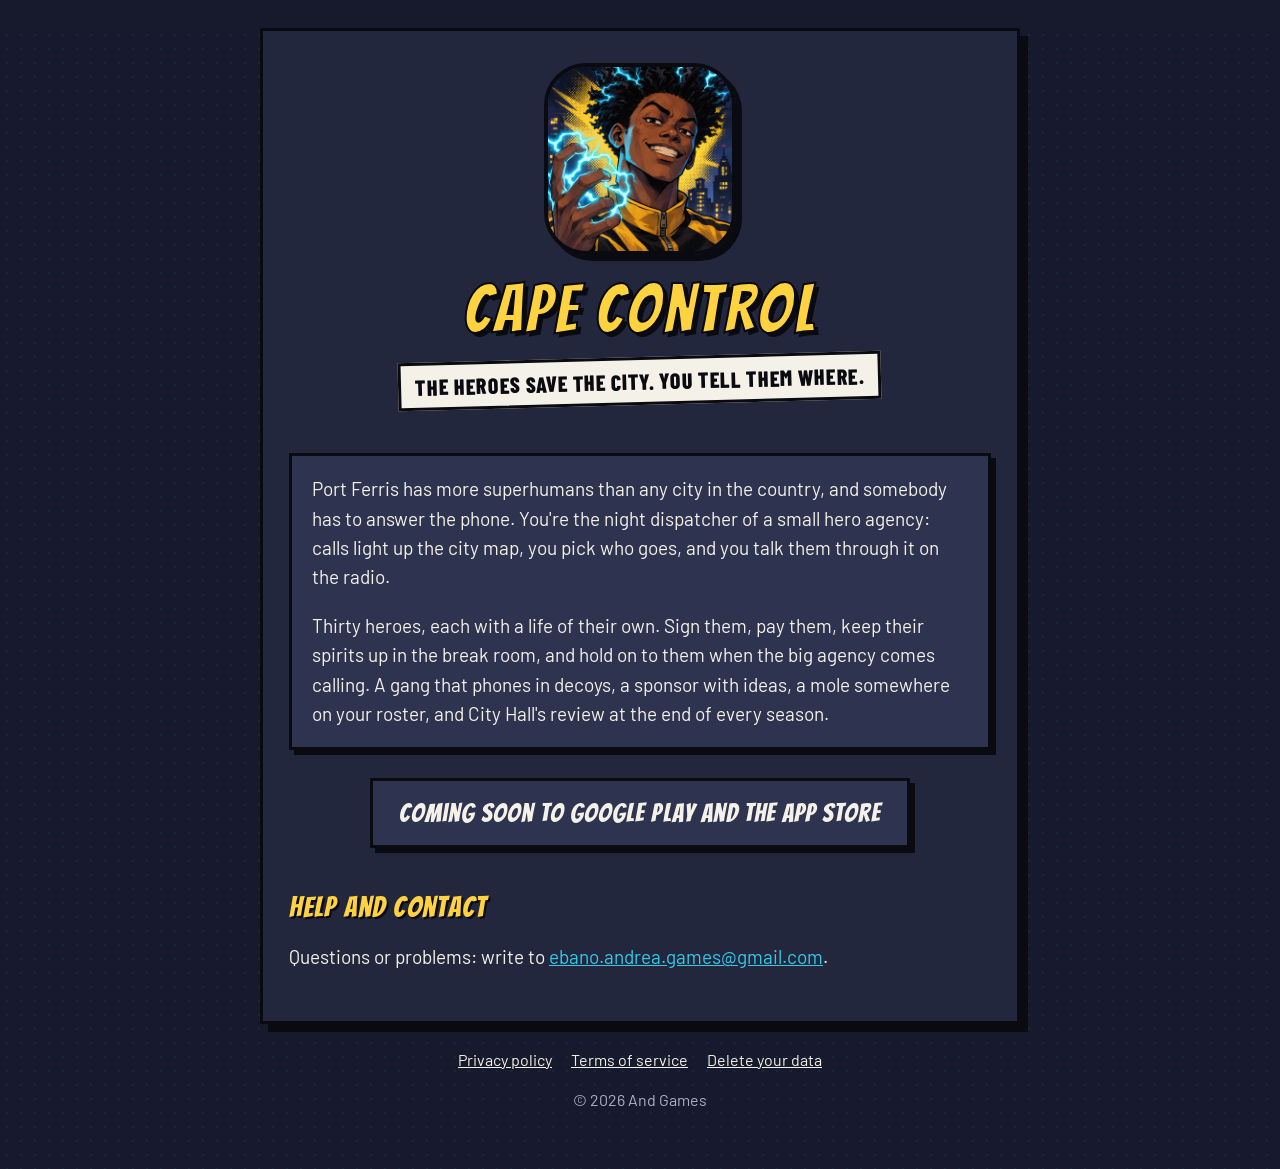
<file: index.html>
<!doctype html>
<html lang="en">
<head>
	<meta charset="utf-8">
	<meta name="viewport" content="width=device-width, initial-scale=1">
	<title>Cape Control</title>
	<meta name="description" content="Cape Control is a superhero dispatch game: run the night shift of a hero agency, send the right team to every call and talk them through it on the radio.">
	<link rel="icon" href="images/icon.png">
	<link rel="stylesheet" href="style.css">
</head>
<body>
	<main>
		<div class="hero">
			<img src="images/icon.png" alt="">
			<span class="logo">Cape Control</span><br>
			<p class="tagline">The heroes save the city. You tell them where.</p>
		</div>

		<div class="card">
			<p>Port Ferris has more superhumans than any city in the country, and somebody has to answer the phone. You're the night dispatcher of a small hero agency: calls light up the city map, you pick who goes, and you talk them through it on the radio.</p>
			<p>Thirty heroes, each with a life of their own. Sign them, pay them, keep their spirits up in the break room, and hold on to them when the big agency comes calling. A gang that phones in decoys, a sponsor with ideas, a mole somewhere on your roster, and City Hall's review at the end of every season.</p>
		</div>

		<p style="text-align: center">
			<span class="button disabled">Coming soon to Google Play and the App Store</span>
		</p>

		<h2>Help and contact</h2>
		<p>Questions or problems: write to <a href="mailto:ebano.andrea.games@gmail.com">ebano.andrea.games@gmail.com</a>.</p>
	</main>
	<footer>
		<a href="privacy/">Privacy policy</a>
		<a href="terms/">Terms of service</a>
		<a href="delete/">Delete your data</a>
		<p>© 2026 And Games</p>
	</footer>
</body>
</html>
</file>
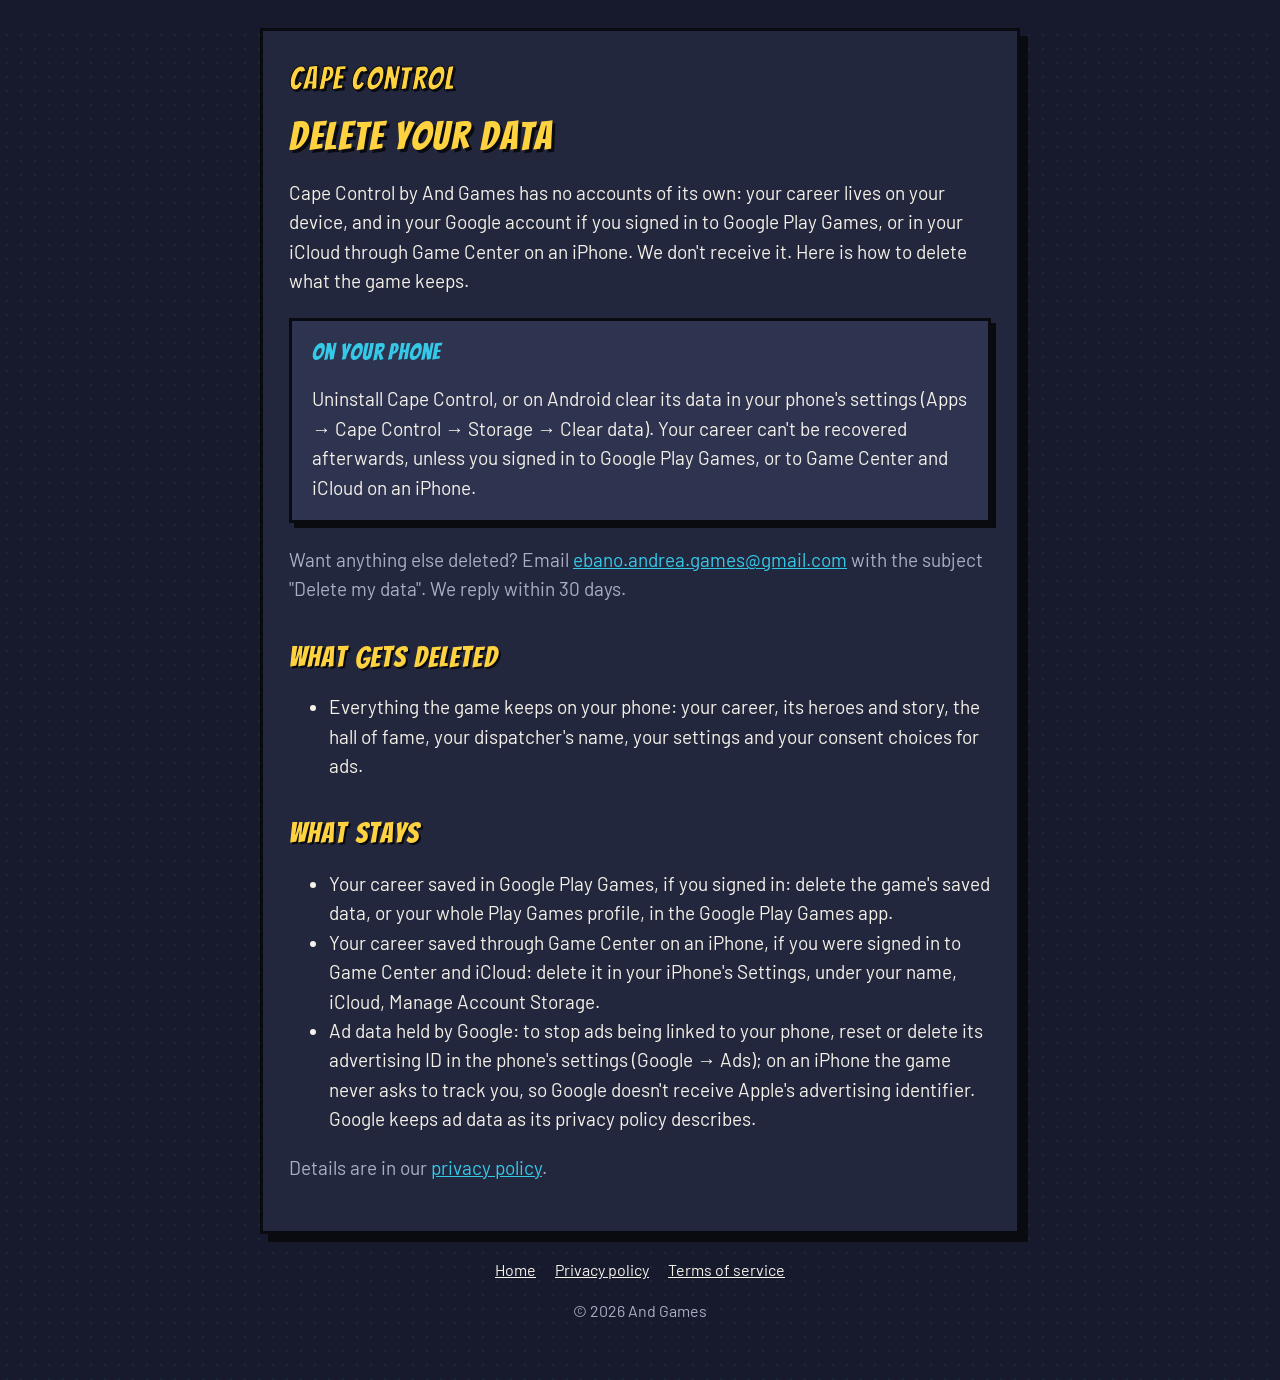
<file: delete/index.html>
<!doctype html>
<html lang="en">
<head>
	<meta charset="utf-8">
	<meta name="viewport" content="width=device-width, initial-scale=1">
	<title>Delete your data · Cape Control</title>
	<meta name="description" content="How to delete the data Cape Control keeps.">
	<link rel="icon" href="../images/icon.png">
	<link rel="stylesheet" href="../style.css">
</head>
<body>
	<main>
		<nav class="top"><a class="logo small" href="../">Cape Control</a></nav>

		<h1>Delete your data</h1>
		<p>Cape Control by And Games has no accounts of its own: your career lives on your device, and in your Google account if you signed in to Google Play Games, or in your iCloud through Game Center on an iPhone. We don't receive it. Here is how to delete what the game keeps.</p>

		<div class="card">
			<h3>On your phone</h3>
			<p>Uninstall Cape Control, or on Android clear its data in your phone's settings (Apps → Cape Control → Storage → Clear data). Your career can't be recovered afterwards, unless you signed in to Google Play Games, or to Game Center and iCloud on an iPhone.</p>
		</div>

		<p class="muted">Want anything else deleted? Email <a href="mailto:ebano.andrea.games@gmail.com?subject=Cape%20Control%3A%20delete%20my%20data">ebano.andrea.games@gmail.com</a> with the subject "Delete my data". We reply within 30 days.</p>

		<h2>What gets deleted</h2>
		<ul>
			<li>Everything the game keeps on your phone: your career, its heroes and story, the hall of fame, your dispatcher's name, your settings and your consent choices for ads.</li>
		</ul>

		<h2>What stays</h2>
		<ul>
			<li>Your career saved in Google Play Games, if you signed in: delete the game's saved data, or your whole Play Games profile, in the Google Play Games app.</li>
			<li>Your career saved through Game Center on an iPhone, if you were signed in to Game Center and iCloud: delete it in your iPhone's Settings, under your name, iCloud, Manage Account Storage.</li>
			<li>Ad data held by Google: to stop ads being linked to your phone, reset or delete its advertising ID in the phone's settings (Google → Ads); on an iPhone the game never asks to track you, so Google doesn't receive Apple's advertising identifier. Google keeps ad data as its privacy policy describes.</li>
		</ul>

		<p class="muted">Details are in our <a href="../privacy/">privacy policy</a>.</p>
	</main>
	<footer>
		<a href="../">Home</a>
		<a href="../privacy/">Privacy policy</a>
		<a href="../terms/">Terms of service</a>
		<p>© 2026 And Games</p>
	</footer>
</body>
</html>
</file>
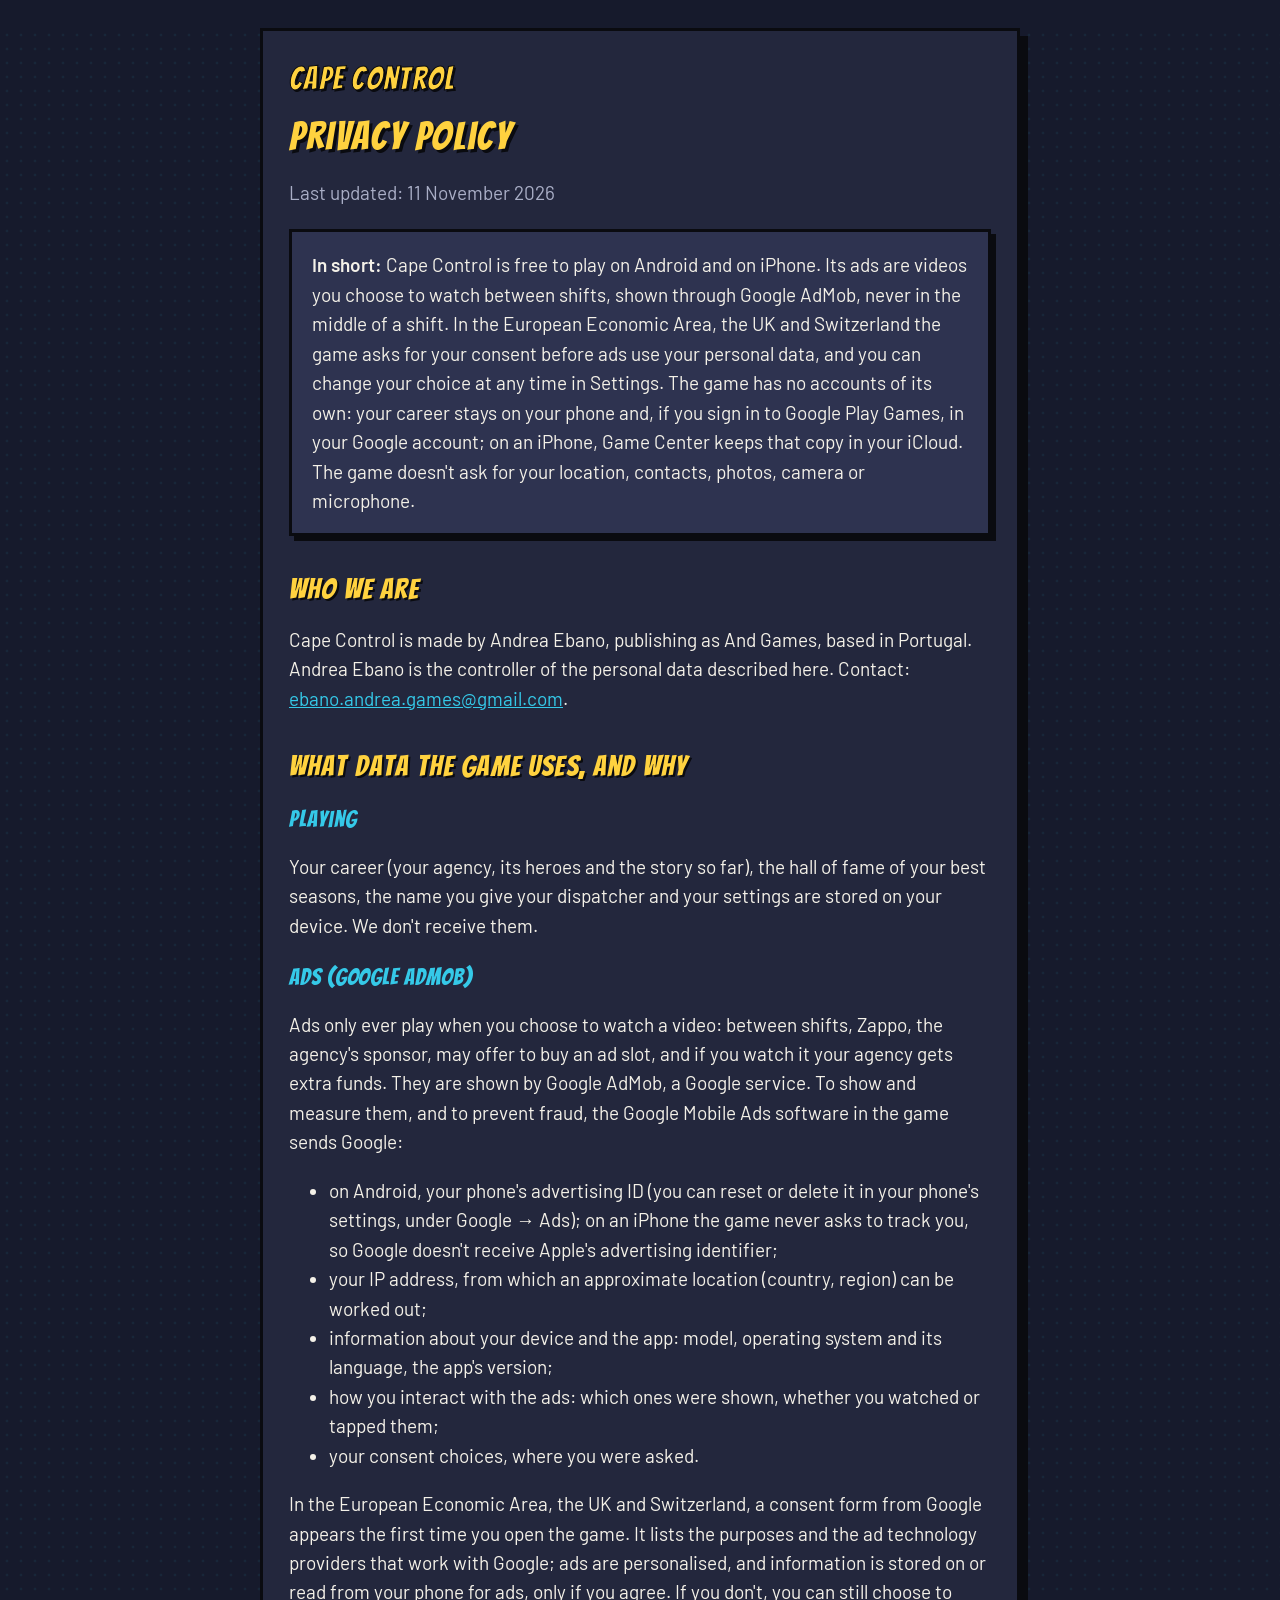
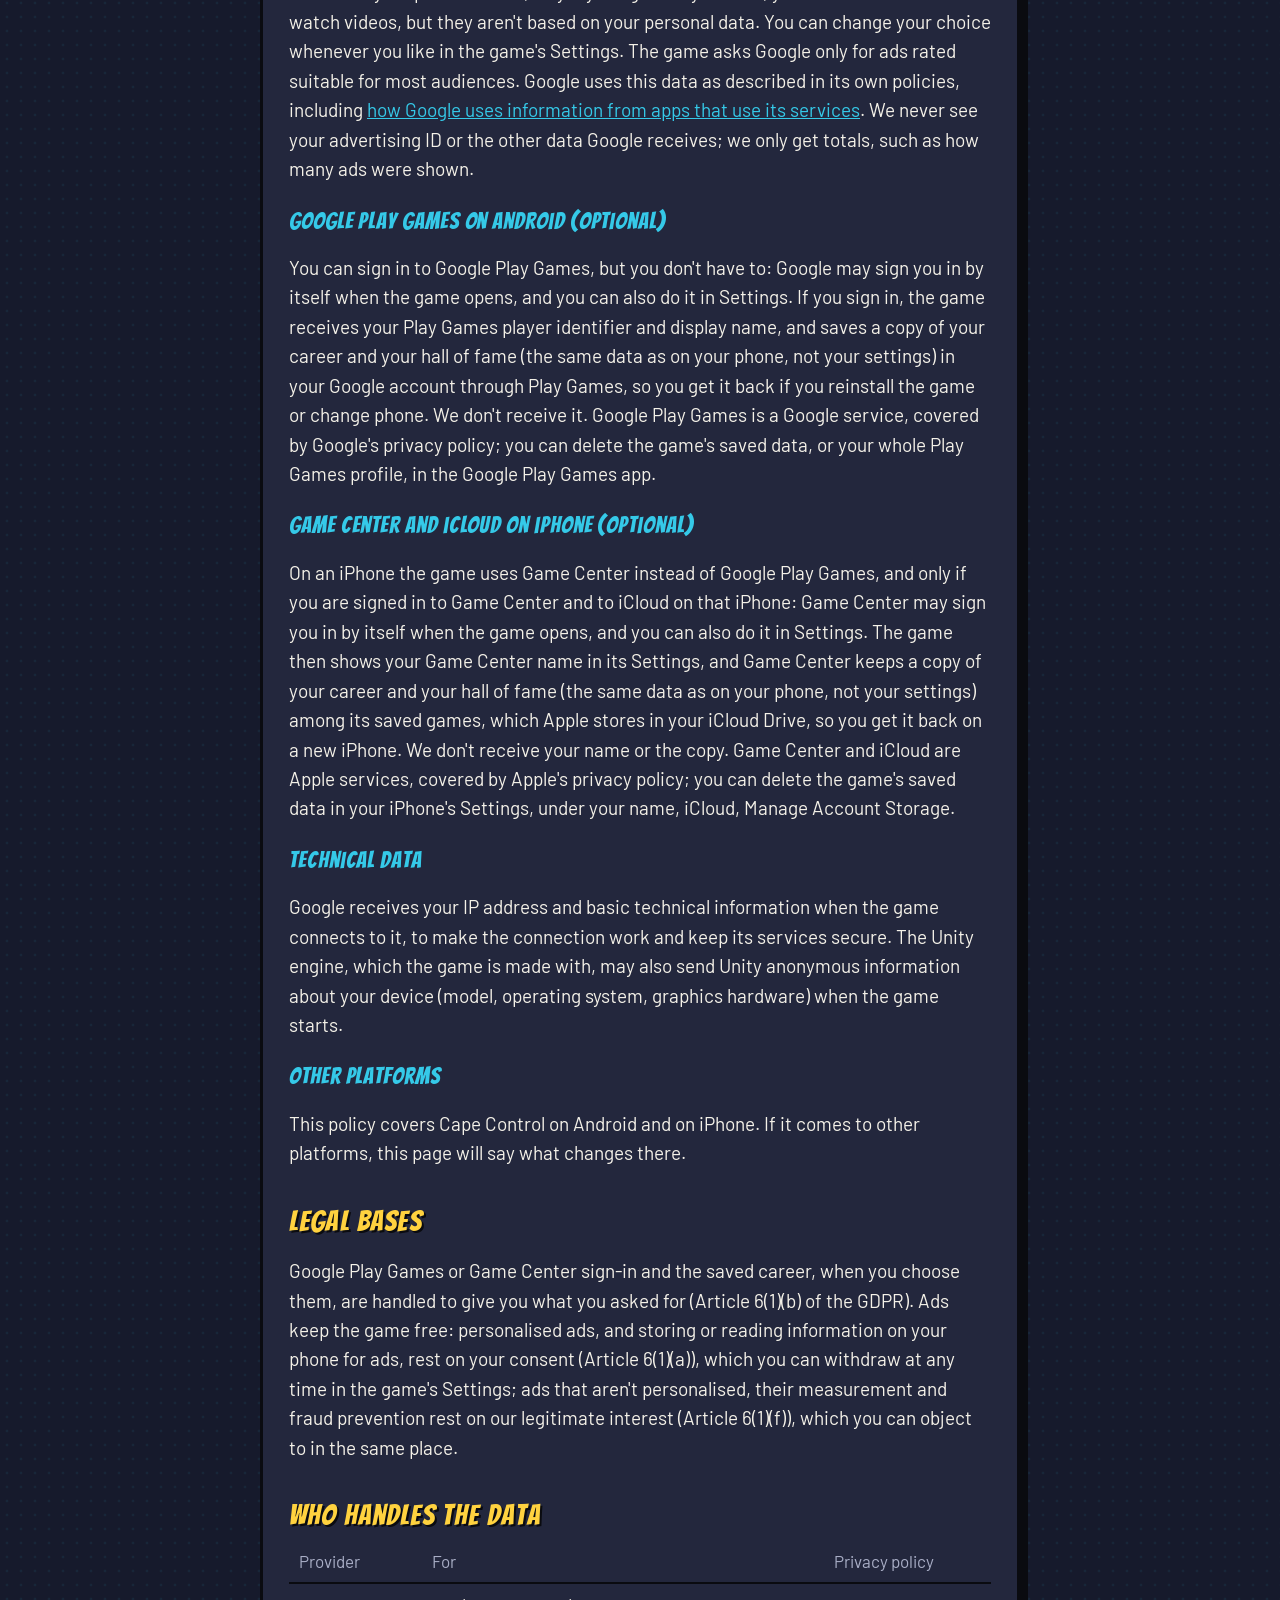
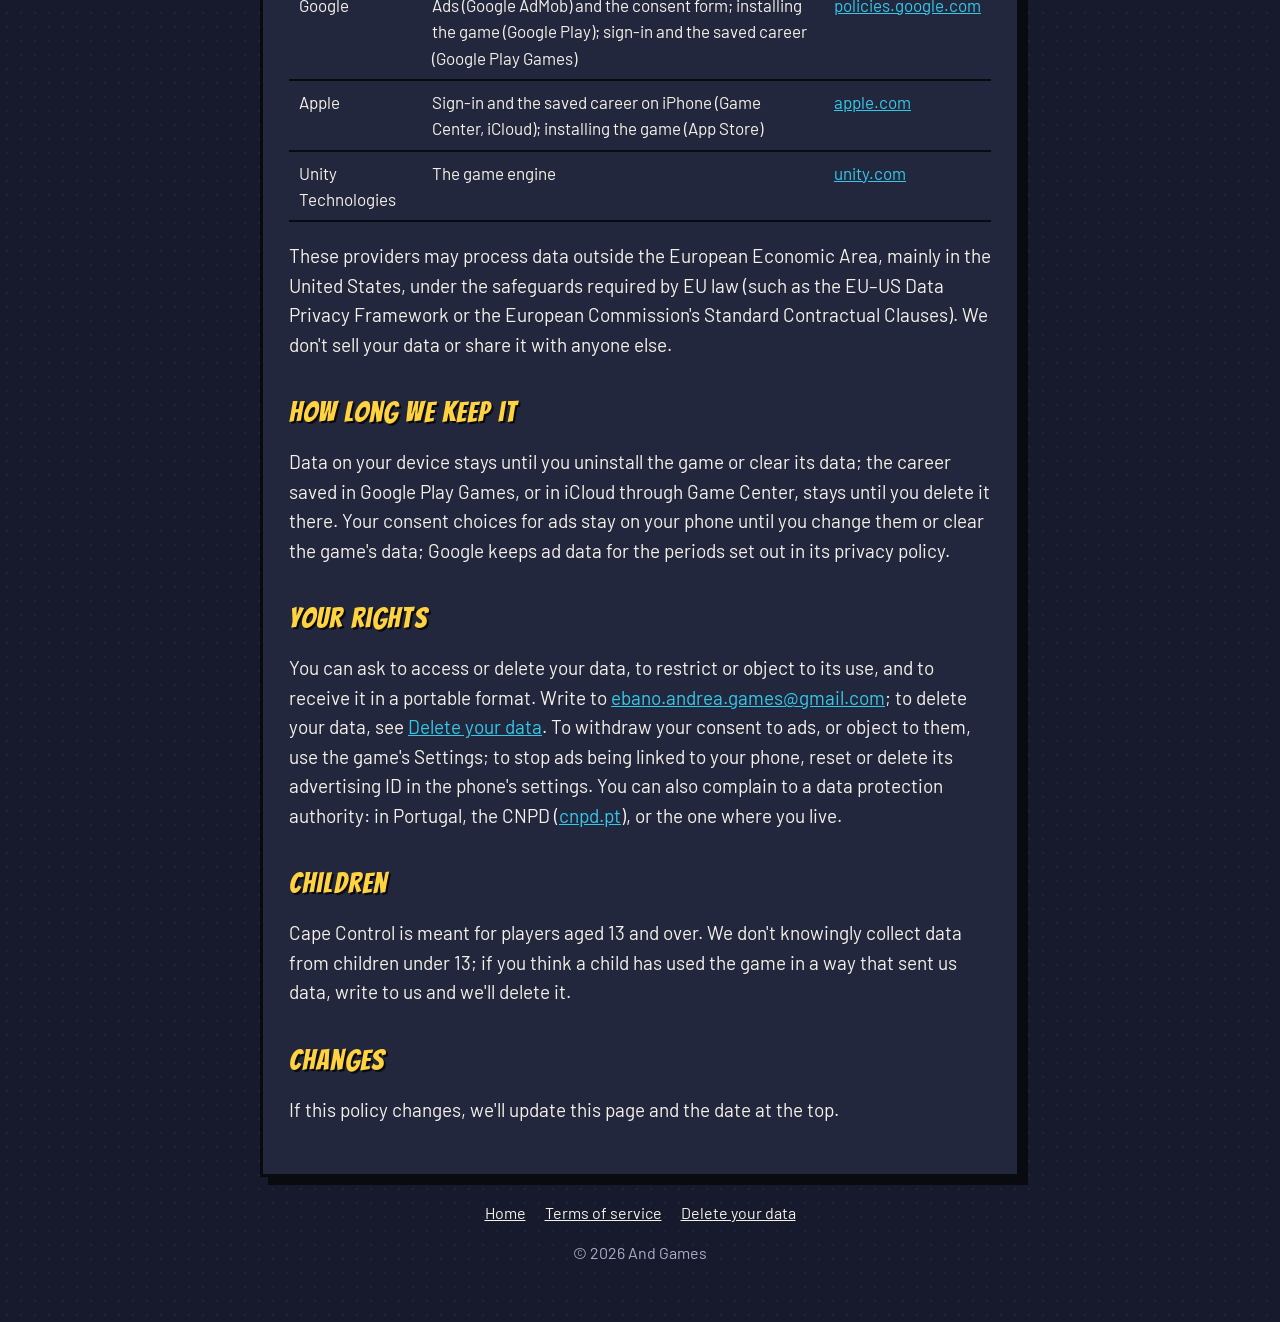
<file: privacy/index.html>
<!doctype html>
<html lang="en">
<head>
	<meta charset="utf-8">
	<meta name="viewport" content="width=device-width, initial-scale=1">
	<title>Privacy Policy · Cape Control</title>
	<meta name="description" content="What data Cape Control uses, why, who handles it, and how to stop it.">
	<link rel="icon" href="../images/icon.png">
	<link rel="stylesheet" href="../style.css">
</head>
<body>
	<main>
		<nav class="top"><a class="logo small" href="../">Cape Control</a></nav>

		<h1>Privacy Policy</h1>
		<p class="muted">Last updated: 11 November 2026</p>

		<div class="card">
			<p><strong>In short:</strong> Cape Control is free to play on Android and on iPhone. Its ads are videos you choose to watch between shifts, shown through Google AdMob, never in the middle of a shift. In the European Economic Area, the UK and Switzerland the game asks for your consent before ads use your personal data, and you can change your choice at any time in Settings. The game has no accounts of its own: your career stays on your phone and, if you sign in to Google Play Games, in your Google account; on an iPhone, Game Center keeps that copy in your iCloud. The game doesn't ask for your location, contacts, photos, camera or microphone.</p>
		</div>

		<h2>Who we are</h2>
		<p>Cape Control is made by Andrea Ebano, publishing as And Games, based in Portugal. Andrea Ebano is the controller of the personal data described here. Contact: <a href="mailto:ebano.andrea.games@gmail.com">ebano.andrea.games@gmail.com</a>.</p>

		<h2>What data the game uses, and why</h2>

		<h3>Playing</h3>
		<p>Your career (your agency, its heroes and the story so far), the hall of fame of your best seasons, the name you give your dispatcher and your settings are stored on your device. We don't receive them.</p>

		<h3>Ads (Google AdMob)</h3>
		<p>Ads only ever play when you choose to watch a video: between shifts, Zappo, the agency's sponsor, may offer to buy an ad slot, and if you watch it your agency gets extra funds. They are shown by Google AdMob, a Google service. To show and measure them, and to prevent fraud, the Google Mobile Ads software in the game sends Google:</p>
		<ul>
			<li>on Android, your phone's advertising ID (you can reset or delete it in your phone's settings, under Google → Ads); on an iPhone the game never asks to track you, so Google doesn't receive Apple's advertising identifier;</li>
			<li>your IP address, from which an approximate location (country, region) can be worked out;</li>
			<li>information about your device and the app: model, operating system and its language, the app's version;</li>
			<li>how you interact with the ads: which ones were shown, whether you watched or tapped them;</li>
			<li>your consent choices, where you were asked.</li>
		</ul>
		<p>In the European Economic Area, the UK and Switzerland, a consent form from Google appears the first time you open the game. It lists the purposes and the ad technology providers that work with Google; ads are personalised, and information is stored on or read from your phone for ads, only if you agree. If you don't, you can still choose to watch videos, but they aren't based on your personal data. You can change your choice whenever you like in the game's Settings. The game asks Google only for ads rated suitable for most audiences. Google uses this data as described in its own policies, including <a href="https://policies.google.com/technologies/partner-sites">how Google uses information from apps that use its services</a>. We never see your advertising ID or the other data Google receives; we only get totals, such as how many ads were shown.</p>

		<h3>Google Play Games on Android (optional)</h3>
		<p>You can sign in to Google Play Games, but you don't have to: Google may sign you in by itself when the game opens, and you can also do it in Settings. If you sign in, the game receives your Play Games player identifier and display name, and saves a copy of your career and your hall of fame (the same data as on your phone, not your settings) in your Google account through Play Games, so you get it back if you reinstall the game or change phone. We don't receive it. Google Play Games is a Google service, covered by Google's privacy policy; you can delete the game's saved data, or your whole Play Games profile, in the Google Play Games app.</p>

		<h3>Game Center and iCloud on iPhone (optional)</h3>
		<p>On an iPhone the game uses Game Center instead of Google Play Games, and only if you are signed in to Game Center and to iCloud on that iPhone: Game Center may sign you in by itself when the game opens, and you can also do it in Settings. The game then shows your Game Center name in its Settings, and Game Center keeps a copy of your career and your hall of fame (the same data as on your phone, not your settings) among its saved games, which Apple stores in your iCloud Drive, so you get it back on a new iPhone. We don't receive your name or the copy. Game Center and iCloud are Apple services, covered by Apple's privacy policy; you can delete the game's saved data in your iPhone's Settings, under your name, iCloud, Manage Account Storage.</p>

		<h3>Technical data</h3>
		<p>Google receives your IP address and basic technical information when the game connects to it, to make the connection work and keep its services secure. The Unity engine, which the game is made with, may also send Unity anonymous information about your device (model, operating system, graphics hardware) when the game starts.</p>

		<h3>Other platforms</h3>
		<p>This policy covers Cape Control on Android and on iPhone. If it comes to other platforms, this page will say what changes there.</p>

		<h2>Legal bases</h2>
		<p>Google Play Games or Game Center sign-in and the saved career, when you choose them, are handled to give you what you asked for (Article 6(1)(b) of the GDPR). Ads keep the game free: personalised ads, and storing or reading information on your phone for ads, rest on your consent (Article 6(1)(a)), which you can withdraw at any time in the game's Settings; ads that aren't personalised, their measurement and fraud prevention rest on our legitimate interest (Article 6(1)(f)), which you can object to in the same place.</p>

		<h2>Who handles the data</h2>
		<table>
			<tr><th>Provider</th><th>For</th><th>Privacy policy</th></tr>
			<tr><td>Google</td><td>Ads (Google AdMob) and the consent form; installing the game (Google Play); sign-in and the saved career (Google Play Games)</td><td><a href="https://policies.google.com/privacy">policies.google.com</a></td></tr>
			<tr><td>Apple</td><td>Sign-in and the saved career on iPhone (Game Center, iCloud); installing the game (App Store)</td><td><a href="https://www.apple.com/legal/privacy/">apple.com</a></td></tr>
			<tr><td>Unity Technologies</td><td>The game engine</td><td><a href="https://unity.com/legal/privacy-policy">unity.com</a></td></tr>
		</table>
		<p>These providers may process data outside the European Economic Area, mainly in the United States, under the safeguards required by EU law (such as the EU–US Data Privacy Framework or the European Commission's Standard Contractual Clauses). We don't sell your data or share it with anyone else.</p>

		<h2>How long we keep it</h2>
		<p>Data on your device stays until you uninstall the game or clear its data; the career saved in Google Play Games, or in iCloud through Game Center, stays until you delete it there. Your consent choices for ads stay on your phone until you change them or clear the game's data; Google keeps ad data for the periods set out in its privacy policy.</p>

		<h2>Your rights</h2>
		<p>You can ask to access or delete your data, to restrict or object to its use, and to receive it in a portable format. Write to <a href="mailto:ebano.andrea.games@gmail.com">ebano.andrea.games@gmail.com</a>; to delete your data, see <a href="../delete/">Delete your data</a>. To withdraw your consent to ads, or object to them, use the game's Settings; to stop ads being linked to your phone, reset or delete its advertising ID in the phone's settings. You can also complain to a data protection authority: in Portugal, the CNPD (<a href="https://www.cnpd.pt">cnpd.pt</a>), or the one where you live.</p>

		<h2>Children</h2>
		<p>Cape Control is meant for players aged 13 and over. We don't knowingly collect data from children under 13; if you think a child has used the game in a way that sent us data, write to us and we'll delete it.</p>

		<h2>Changes</h2>
		<p>If this policy changes, we'll update this page and the date at the top.</p>
	</main>
	<footer>
		<a href="../">Home</a>
		<a href="../terms/">Terms of service</a>
		<a href="../delete/">Delete your data</a>
		<p>© 2026 And Games</p>
	</footer>
</body>
</html>
</file>
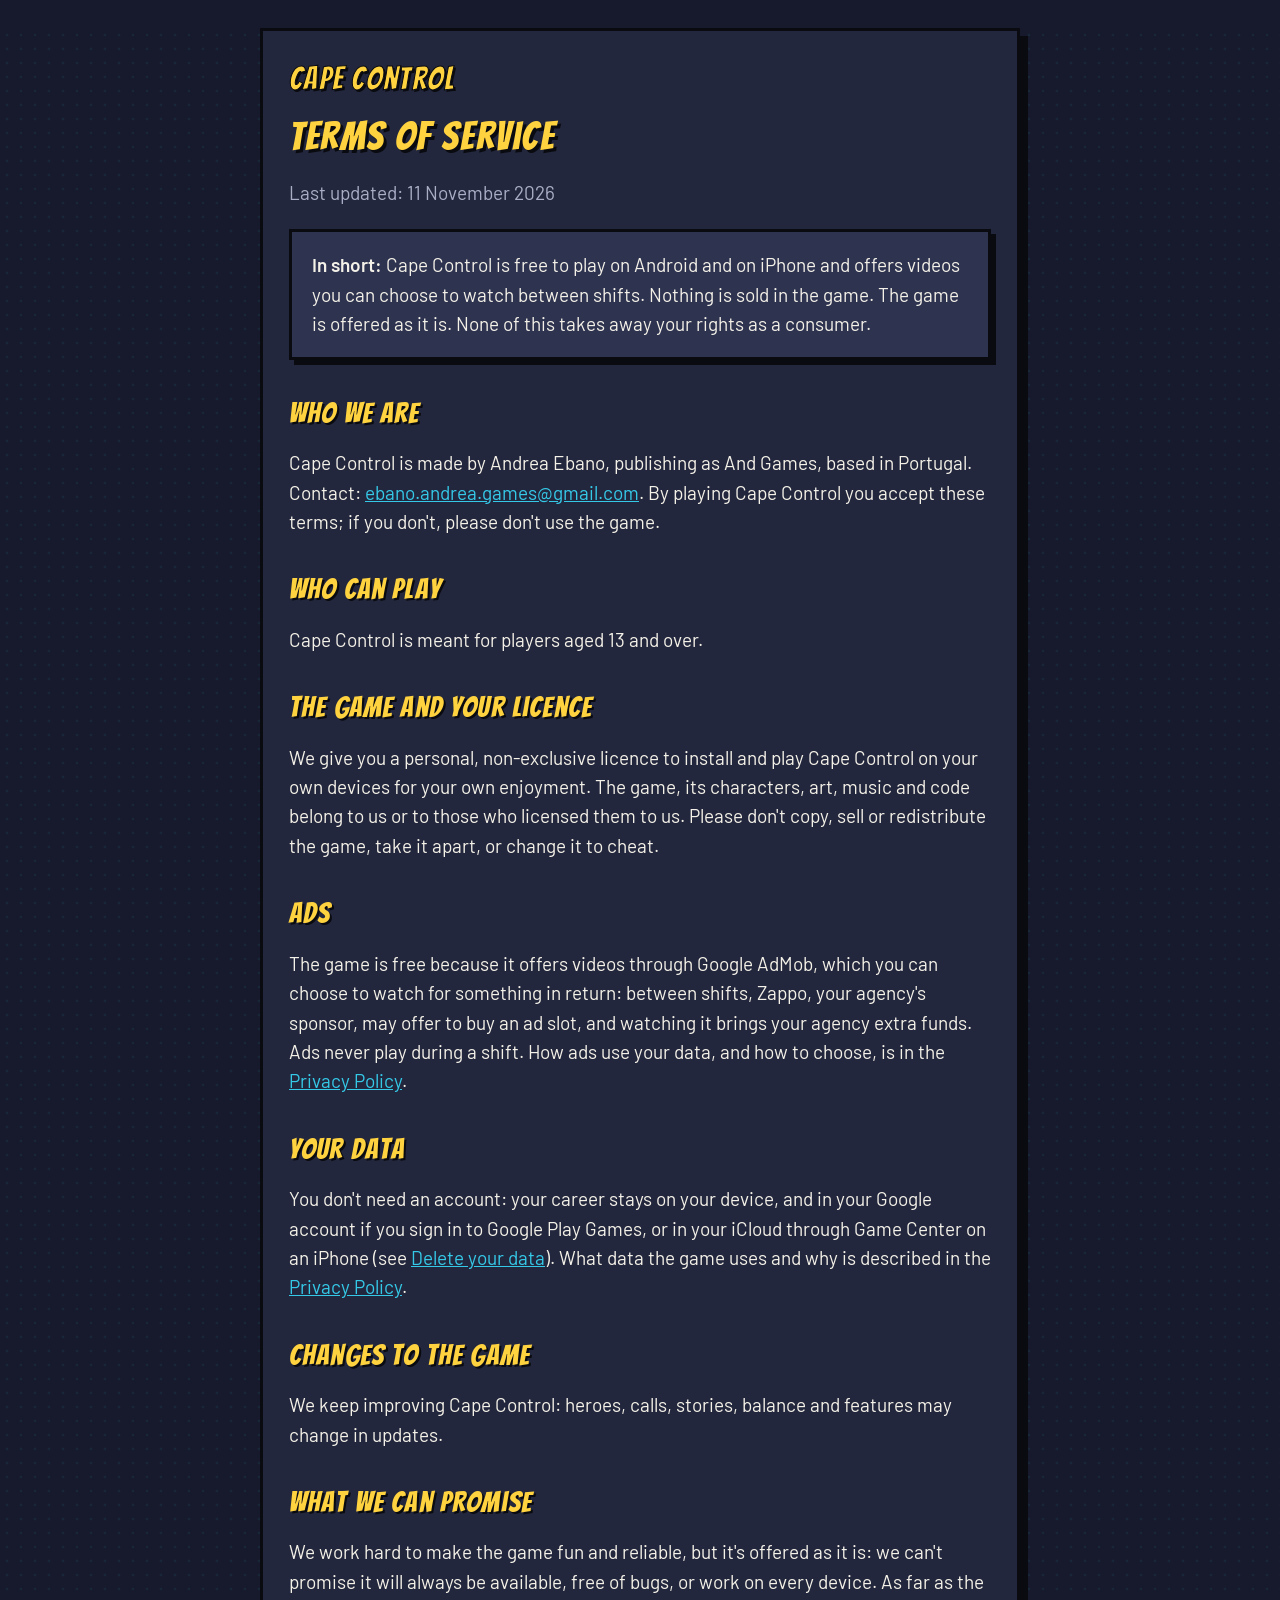
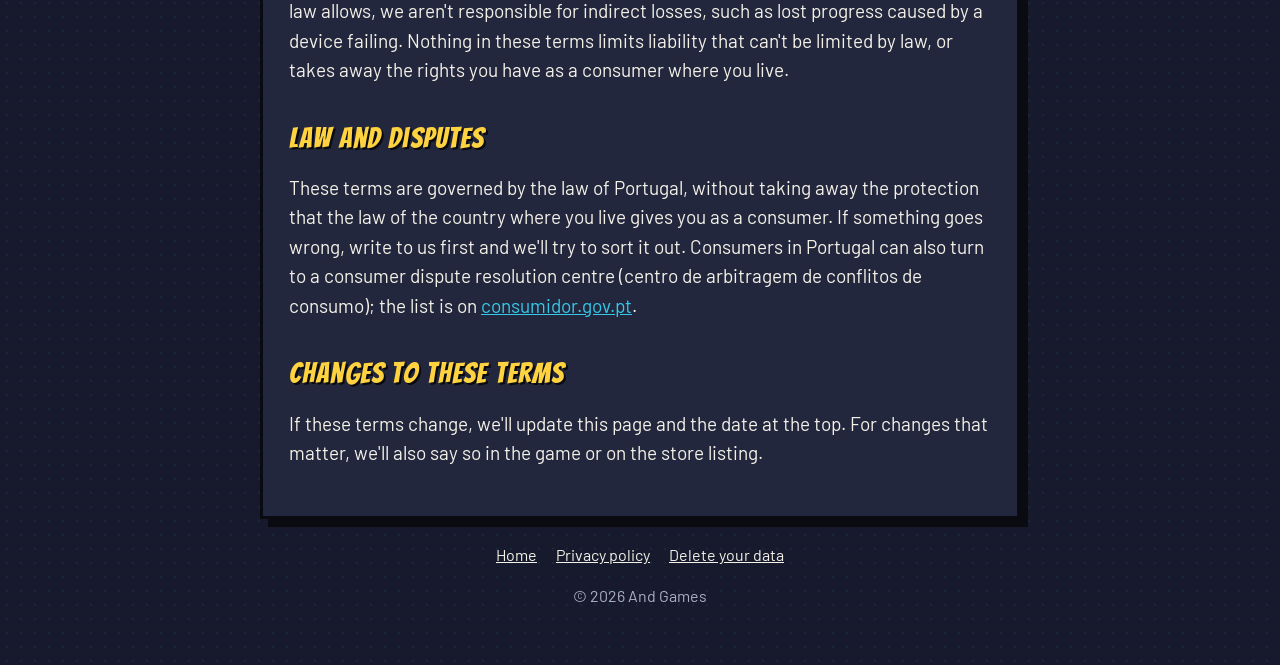
<file: terms/index.html>
<!doctype html>
<html lang="en">
<head>
	<meta charset="utf-8">
	<meta name="viewport" content="width=device-width, initial-scale=1">
	<title>Terms of Service · Cape Control</title>
	<meta name="description" content="The terms for playing Cape Control.">
	<link rel="icon" href="../images/icon.png">
	<link rel="stylesheet" href="../style.css">
</head>
<body>
	<main>
		<nav class="top"><a class="logo small" href="../">Cape Control</a></nav>

		<h1>Terms of Service</h1>
		<p class="muted">Last updated: 11 November 2026</p>

		<div class="card">
			<p><strong>In short:</strong> Cape Control is free to play on Android and on iPhone and offers videos you can choose to watch between shifts. Nothing is sold in the game. The game is offered as it is. None of this takes away your rights as a consumer.</p>
		</div>

		<h2>Who we are</h2>
		<p>Cape Control is made by Andrea Ebano, publishing as And Games, based in Portugal. Contact: <a href="mailto:ebano.andrea.games@gmail.com">ebano.andrea.games@gmail.com</a>. By playing Cape Control you accept these terms; if you don't, please don't use the game.</p>

		<h2>Who can play</h2>
		<p>Cape Control is meant for players aged 13 and over.</p>

		<h2>The game and your licence</h2>
		<p>We give you a personal, non-exclusive licence to install and play Cape Control on your own devices for your own enjoyment. The game, its characters, art, music and code belong to us or to those who licensed them to us. Please don't copy, sell or redistribute the game, take it apart, or change it to cheat.</p>

		<h2>Ads</h2>
		<p>The game is free because it offers videos through Google AdMob, which you can choose to watch for something in return: between shifts, Zappo, your agency's sponsor, may offer to buy an ad slot, and watching it brings your agency extra funds. Ads never play during a shift. How ads use your data, and how to choose, is in the <a href="../privacy/">Privacy Policy</a>.</p>

		<h2>Your data</h2>
		<p>You don't need an account: your career stays on your device, and in your Google account if you sign in to Google Play Games, or in your iCloud through Game Center on an iPhone (see <a href="../delete/">Delete your data</a>). What data the game uses and why is described in the <a href="../privacy/">Privacy Policy</a>.</p>

		<h2>Changes to the game</h2>
		<p>We keep improving Cape Control: heroes, calls, stories, balance and features may change in updates.</p>

		<h2>What we can promise</h2>
		<p>We work hard to make the game fun and reliable, but it's offered as it is: we can't promise it will always be available, free of bugs, or work on every device. As far as the law allows, we aren't responsible for indirect losses, such as lost progress caused by a device failing. Nothing in these terms limits liability that can't be limited by law, or takes away the rights you have as a consumer where you live.</p>

		<h2>Law and disputes</h2>
		<p>These terms are governed by the law of Portugal, without taking away the protection that the law of the country where you live gives you as a consumer. If something goes wrong, write to us first and we'll try to sort it out. Consumers in Portugal can also turn to a consumer dispute resolution centre (centro de arbitragem de conflitos de consumo); the list is on <a href="https://www.consumidor.gov.pt">consumidor.gov.pt</a>.</p>

		<h2>Changes to these terms</h2>
		<p>If these terms change, we'll update this page and the date at the top. For changes that matter, we'll also say so in the game or on the store listing.</p>
	</main>
	<footer>
		<a href="../">Home</a>
		<a href="../privacy/">Privacy policy</a>
		<a href="../delete/">Delete your data</a>
		<p>© 2026 And Games</p>
	</footer>
</body>
</html>
</file>
<file: style.css>
/* Cape Control website: the game's comic ink, its night blue, caption yellow, cyan and red, and its fonts (Bangers and Barlow, SIL OFL 1.1, served from here). */
@font-face {
	font-family: "Bangers";
	src: url("fonts/Bangers-Regular.ttf") format("truetype");
	font-weight: 400;
	font-display: swap;
}
@font-face {
	font-family: "Barlow";
	src: url("fonts/Barlow-Regular.ttf") format("truetype");
	font-weight: 400;
	font-display: swap;
}
@font-face {
	font-family: "Barlow";
	src: url("fonts/Barlow-SemiBold.ttf") format("truetype");
	font-weight: 600;
	font-display: swap;
}
@font-face {
	font-family: "Barlow Condensed";
	src: url("fonts/BarlowCondensed-ExtraBold.ttf") format("truetype");
	font-weight: 800;
	font-display: swap;
}

:root {
	--bg: #161a2c;
	--panel: #23273d;
	--panel-hi: #2e3350;
	--ink: #0a0b10;
	--line: #545a82;
	--text: #f4f1e8;
	--muted: #a9aec6;
	--yellow: #ffd23f;
	--cyan: #35c9e8;
	--red: #ff4b3e;
	--paper: #f4f1e8;
}

* { box-sizing: border-box; }

html { background: var(--bg); }

body {
	margin: 0;
	color: var(--text);
	background-color: var(--bg);
	background-image: radial-gradient(rgba(53, 201, 232, 0.07) 1.5px, transparent 1.6px);
	background-size: 14px 14px;
	font-family: "Barlow", "Segoe UI", sans-serif;
	font-size: 19px;
	line-height: 1.55;
}

main {
	max-width: 760px;
	margin: 28px auto 0;
	padding: 32px 26px 30px;
	background: var(--panel);
	border: 3px solid var(--ink);
	box-shadow: 8px 8px 0 var(--ink);
}

a { color: var(--cyan); }

h1, h2, h3, .logo, .button, .caption { font-family: "Bangers", Impact, sans-serif; font-weight: 400; letter-spacing: 0.04em; }

h1, h2, h3 { line-height: 1.15; }

h1 { font-size: 40px; margin: 0 0 10px; color: var(--yellow); text-shadow: 3px 3px 0 var(--ink); }
h2 { font-size: 29px; margin: 36px 0 8px; color: var(--yellow); text-shadow: 2px 2px 0 var(--ink); }
h3 { font-size: 23px; margin: 24px 0 4px; color: var(--cyan); }

strong { font-weight: 600; }

.muted { color: var(--muted); }

.logo {
	display: inline-block;
	color: var(--yellow);
	font-size: 68px;
	line-height: 1;
	text-decoration: none;
	text-shadow: 4px 4px 0 var(--ink);
	-webkit-text-stroke: 2px var(--ink);
}
.logo.small { font-size: 32px; text-shadow: 2px 2px 0 var(--ink); -webkit-text-stroke: 1px var(--ink); }

.tagline {
	display: inline-block;
	margin: 14px 0 26px;
	padding: 4px 14px;
	color: var(--ink);
	background: var(--paper);
	border: 3px solid var(--ink);
	font-family: "Barlow Condensed", "Arial Narrow", sans-serif;
	font-weight: 800;
	font-size: 22px;
	letter-spacing: 0.03em;
	text-transform: uppercase;
	transform: rotate(-1.5deg);
}

.hero { text-align: center; }
.hero img {
	display: block;
	width: 192px;
	height: 192px;
	margin: 0 auto 20px;
	border: 4px solid var(--ink);
	border-radius: 22%;
	box-shadow: 6px 6px 0 var(--ink);
}

.card {
	background: var(--panel-hi);
	border: 3px solid var(--ink);
	box-shadow: 5px 5px 0 var(--ink);
	padding: 18px 20px;
	margin: 22px 0;
}
.card > :first-child { margin-top: 0; }
.card > :last-child { margin-bottom: 0; }

.caption {
	display: inline-block;
	margin: 0 0 8px;
	padding: 2px 10px;
	color: var(--ink);
	background: var(--yellow);
	border: 2px solid var(--ink);
	font-size: 20px;
}

.button {
	display: inline-block;
	min-width: 240px;
	padding: 12px 26px;
	margin: 6px;
	color: var(--ink);
	background: var(--yellow);
	border: 3px solid var(--ink);
	box-shadow: 5px 5px 0 var(--ink);
	font-size: 26px;
	text-align: center;
	text-decoration: none;
}
.button.disabled { color: var(--text); background: var(--panel-hi); pointer-events: none; }

nav.top { display: flex; align-items: center; justify-content: space-between; gap: 12px; margin-bottom: 18px; }

footer {
	max-width: 760px;
	margin: 0 auto;
	padding: 24px 16px 40px;
	color: var(--muted);
	font-size: 16px;
	text-align: center;
}
footer a { color: var(--text); margin: 0 8px; }

table { width: 100%; border-collapse: collapse; font-size: 17px; }
th, td { text-align: left; vertical-align: top; padding: 8px 10px; border-bottom: 2px solid var(--ink); }
th { color: var(--muted); font-weight: 400; }

@media (max-width: 520px) {
	body { font-size: 18px; }
	main { margin: 0; border-width: 0 0 3px; box-shadow: none; padding: 26px 16px; }
	.logo { font-size: 48px; }
	.logo.small { font-size: 26px; }
	h1 { font-size: 32px; }
	h2 { font-size: 25px; }
	.button { width: 100%; min-width: 0; margin: 6px 0; }
	table { font-size: 16px; }
	th, td { padding: 8px 6px; }
}
</file>
